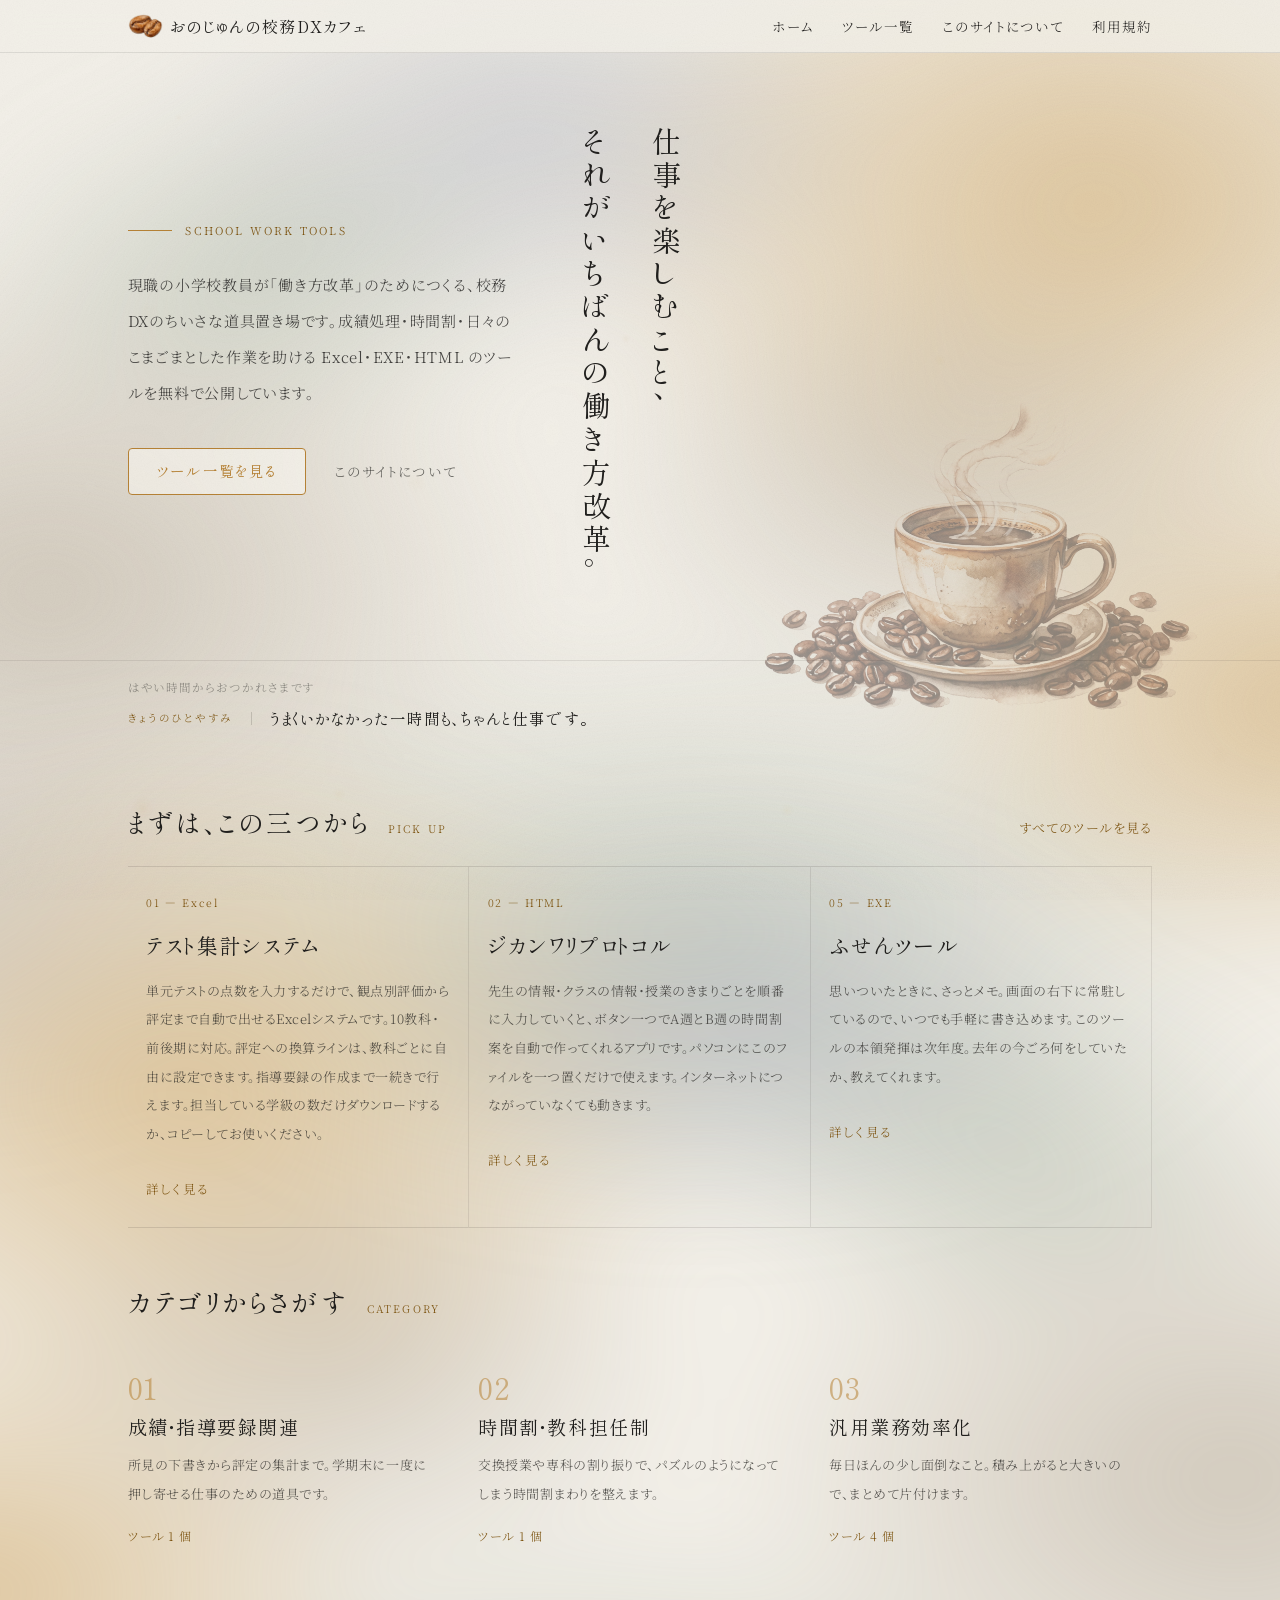
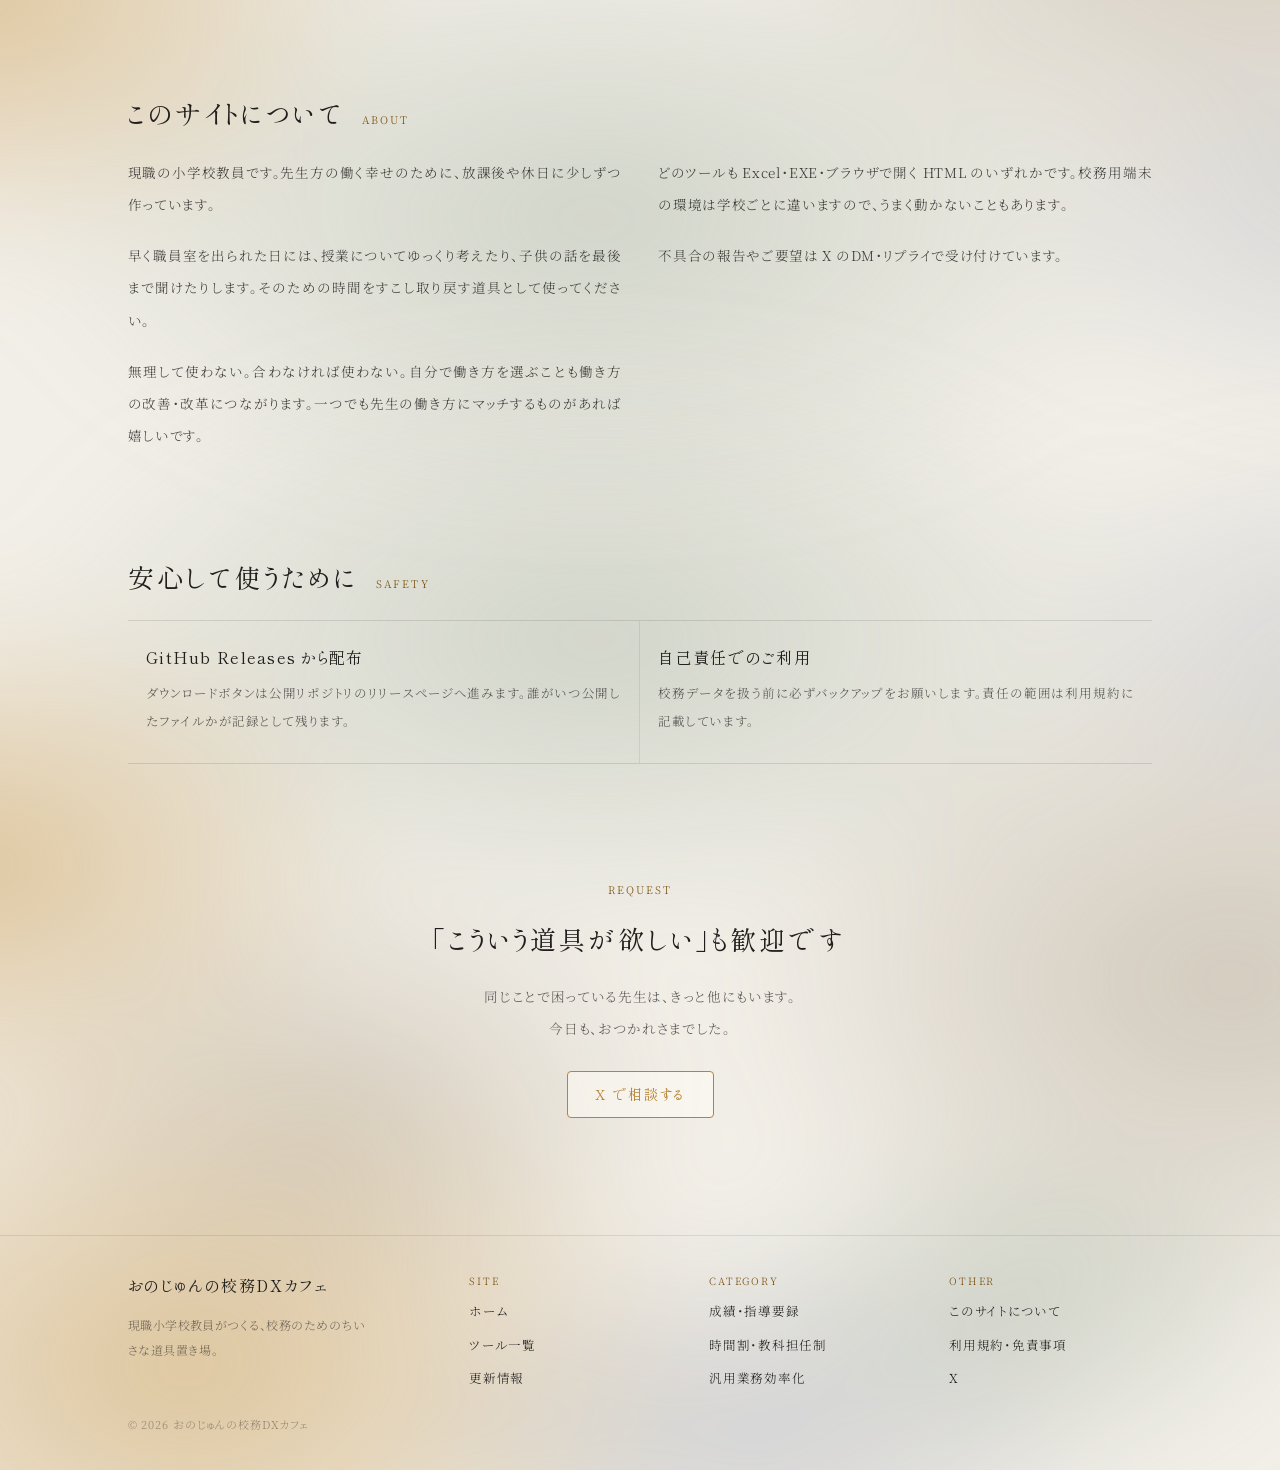
<file: docs/index.html>
<!DOCTYPE html>
<html lang="ja">
<head>
<!-- Google tag (gtag.js) -->
<script async src="https://www.googletagmanager.com/gtag/js?id=G-HGTY34KE5V"></script>
<script>
  window.dataLayer = window.dataLayer || [];
  function gtag(){dataLayer.push(arguments);}
  gtag('js', new Date());

  gtag('config', 'G-HGTY34KE5V');
</script>
<meta charset="utf-8">
<meta name="viewport" content="width=device-width, initial-scale=1">
<title>おのじゅんの校務DXカフェ</title>
<meta name="description" content="現職の小学校教員が「働き方改革」のためにつくる、校務DXのちいさな道具置き場です。成績処理・時間割・日々のこまごまとした作業を助ける Excel・EXE・HTML のツールを無料で公開しています。">
<link rel="canonical" href="https://koumu-dx-cafe.net/">
<link rel="icon" type="image/png" href="assets/favicon.png">
<link rel="stylesheet" href="assets/classical.css">
<link rel="preconnect" href="https://fonts.gstatic.com" crossorigin>
<link href="https://fonts.googleapis.com/css2?family=Shippori+Mincho:wght@400;500;600&family=Noto+Serif+JP:wght@300;400;500&display=swap" rel="stylesheet">
<link rel="stylesheet" href="assets/site.css">
</head>
<body>

<div class="page">

  <svg width="0" height="0" class="defs" aria-hidden="true">
    <defs>
      <filter id="paper">
        <feTurbulence type="fractalNoise" baseFrequency="0.9" numOctaves="4" seed="9"></feTurbulence>
        <feColorMatrix type="saturate" values="0"></feColorMatrix>
      </filter>
      <radialGradient id="gOchre"><stop offset="0%" stop-color="#c99a4e" stop-opacity=".5"></stop><stop offset="55%" stop-color="#c99a4e" stop-opacity=".22"></stop><stop offset="100%" stop-color="#c99a4e" stop-opacity="0"></stop></radialGradient>
      <radialGradient id="gSepia"><stop offset="0%" stop-color="#9a8a72" stop-opacity=".38"></stop><stop offset="60%" stop-color="#9a8a72" stop-opacity=".16"></stop><stop offset="100%" stop-color="#9a8a72" stop-opacity="0"></stop></radialGradient>
      <radialGradient id="gSage"><stop offset="0%" stop-color="#8fa08c" stop-opacity=".34"></stop><stop offset="60%" stop-color="#8fa08c" stop-opacity=".14"></stop><stop offset="100%" stop-color="#8fa08c" stop-opacity="0"></stop></radialGradient>
      <radialGradient id="gDusk"><stop offset="0%" stop-color="#8c93a8" stop-opacity=".32"></stop><stop offset="60%" stop-color="#8c93a8" stop-opacity=".13"></stop><stop offset="100%" stop-color="#8c93a8" stop-opacity="0"></stop></radialGradient>
    </defs>
  </svg>

  <div class="wc-bg" aria-hidden="true">
    <svg class="wc-tile" width="100%" viewBox="0 0 1440 900" preserveAspectRatio="xMidYMid slice">
      <g transform="translate(0,0)">
        <g data-depth="0.10">
          <ellipse cx="1120" cy="180" rx="470" ry="320" fill="url(#gOchre)"></ellipse>
          <ellipse cx="200" cy="520" rx="440" ry="300" fill="url(#gSepia)"></ellipse>
          <ellipse cx="760" cy="820" rx="520" ry="260" fill="url(#gSage)"></ellipse>
        </g>
        <g data-depth="0.22">
          <ellipse cx="620" cy="120" rx="330" ry="180" fill="url(#gDusk)"></ellipse>
          <ellipse cx="1300" cy="620" rx="360" ry="240" fill="url(#gOchre)"></ellipse>
          <ellipse cx="380" cy="240" rx="260" ry="160" fill="url(#gSage)"></ellipse>
        </g>
        <g data-depth="0.36" opacity=".75">
          <ellipse cx="980" cy="420" rx="300" ry="200" fill="url(#gSepia)"></ellipse>
          <ellipse cx="120" cy="820" rx="280" ry="180" fill="url(#gDusk)"></ellipse>
        </g>
      </g>
    </svg>
    <svg class="wc-tile" width="100%" viewBox="0 0 1440 900" preserveAspectRatio="xMidYMid slice">
      <g transform="translate(1440,-120) scale(-1,1)">
        <g data-depth="0.10">
          <ellipse cx="1120" cy="180" rx="470" ry="320" fill="url(#gOchre)"></ellipse>
          <ellipse cx="200" cy="520" rx="440" ry="300" fill="url(#gSepia)"></ellipse>
          <ellipse cx="760" cy="820" rx="520" ry="260" fill="url(#gSage)"></ellipse>
        </g>
        <g data-depth="0.22">
          <ellipse cx="620" cy="120" rx="330" ry="180" fill="url(#gDusk)"></ellipse>
          <ellipse cx="1300" cy="620" rx="360" ry="240" fill="url(#gOchre)"></ellipse>
          <ellipse cx="380" cy="240" rx="260" ry="160" fill="url(#gSage)"></ellipse>
        </g>
        <g data-depth="0.36" opacity=".75">
          <ellipse cx="980" cy="420" rx="300" ry="200" fill="url(#gSepia)"></ellipse>
          <ellipse cx="120" cy="820" rx="280" ry="180" fill="url(#gDusk)"></ellipse>
        </g>
      </g>
    </svg>
    <svg class="wc-tile" width="100%" viewBox="0 0 1440 900" preserveAspectRatio="xMidYMid slice">
      <g transform="translate(0,90) rotate(180,720,450)">
        <g data-depth="0.10">
          <ellipse cx="1120" cy="180" rx="470" ry="320" fill="url(#gOchre)"></ellipse>
          <ellipse cx="200" cy="520" rx="440" ry="300" fill="url(#gSepia)"></ellipse>
          <ellipse cx="760" cy="820" rx="520" ry="260" fill="url(#gSage)"></ellipse>
        </g>
        <g data-depth="0.22">
          <ellipse cx="620" cy="120" rx="330" ry="180" fill="url(#gDusk)"></ellipse>
          <ellipse cx="1300" cy="620" rx="360" ry="240" fill="url(#gOchre)"></ellipse>
          <ellipse cx="380" cy="240" rx="260" ry="160" fill="url(#gSage)"></ellipse>
        </g>
        <g data-depth="0.36" opacity=".75">
          <ellipse cx="980" cy="420" rx="300" ry="200" fill="url(#gSepia)"></ellipse>
          <ellipse cx="120" cy="820" rx="280" ry="180" fill="url(#gDusk)"></ellipse>
        </g>
      </g>
    </svg>
  </div>

  <canvas class="wc-particles" aria-hidden="true"></canvas>

  <div class="paper" aria-hidden="true">
    <svg width="100%" height="100%"><rect width="100%" height="100%" filter="url(#paper)"></rect></svg>
  </div>

  <header class="site-header">
    <div class="wrap">
      <a class="nav-brand" href="index.html">
        <img class="nav-brand-icon" src="assets/coffee-bean-icon.png" alt="" width="320" height="215">
        おのじゅんの校務DXカフェ
      </a>
      <nav class="site-nav">
        <a class="lnk" href="index.html">ホーム</a>
        <a class="lnk" href="tools.html">ツール一覧</a>
        <a class="lnk" href="#about">このサイトについて</a>
        <span class="lnk" data-howto="terms" role="button" tabindex="0">利用規約</span>
      </nav>
    </div>
  </header>

  <main>
    <section class="section-bleed">
      <img class="hero-coffee" src="assets/coffee.png" alt="" aria-hidden="true" width="880" height="657">
      <div class="wrap hero-grid">
        <div>
          <div class="hero-eyebrow">
            <span class="hero-rule"></span>
            <span>SCHOOL WORK TOOLS</span>
          </div>
          <p class="hero-lede">現職の小学校教員が「働き方改革」のためにつくる、校務DXのちいさな道具置き場です。成績処理・時間割・日々のこまごまとした作業を助ける Excel・EXE・HTML のツールを無料で公開しています。</p>
          <div class="hero-actions">
            <a class="btn btn-primary" href="tools.html">ツール一覧を見る</a>
            <a class="lnk" href="#about">このサイトについて</a>
          </div>
        </div>
        <h1 class="hero-tagline">仕事を楽しむこと、<br>それがいちばんの働き方改革。</h1>
      </div>
      <div class="rest-bar">
        <div class="wrap">
          <span class="rest-greeting" data-rest-greeting></span>
          <div class="rest-line">
            <span class="rest-label">きょうのひとやすみ</span>
            <span class="rest-sep"></span>
            <span class="rest-msg" data-rest-msg>コーヒーが冷めないうちに、ひと息どうぞ。</span>
          </div>
        </div>
      </div>
    </section>

    <section class="section wrap stack" data-reveal>
      <div class="sec-head sec-head-split">
        <div>
          <h2 class="sec-title">まずは、この三つから</h2>
          <span class="kicker">PICK UP</span>
        </div>
        <a class="lnk sec-more" href="tools.html">すべてのツールを見る</a>
      </div>
      <div class="pick-grid">
        <div class="pick-card">
          <div class="pick-meta tnum">01 — Excel</div>
          <h3>テスト集計システム</h3>
          <p>単元テストの点数を入力するだけで、観点別評価から評定まで自動で出せるExcelシステムです。10教科・前後期に対応。評定への換算ラインは、教科ごとに自由に設定できます。指導要録の作成まで一続きで行えます。担当している学級の数だけダウンロードするか、コピーしてお使いください。</p>
          <a class="lnk pick-more" href="tools.html">詳しく見る</a>
        </div>
        <div class="pick-card">
          <div class="pick-meta tnum">02 — HTML</div>
          <h3>ジカンワリプロトコル</h3>
          <p>先生の情報・クラスの情報・授業のきまりごとを順番に入力していくと、ボタン一つでA週とB週の時間割案を自動で作ってくれるアプリです。パソコンにこのファイルを一つ置くだけで使えます。インターネットにつながっていなくても動きます。</p>
          <a class="lnk pick-more" href="tools.html">詳しく見る</a>
        </div>
        <div class="pick-card">
          <div class="pick-meta tnum">05 — EXE</div>
          <h3>ふせんツール</h3>
          <p>思いついたときに、さっとメモ。画面の右下に常駐しているので、いつでも手軽に書き込めます。このツールの本領発揮は次年度。去年の今ごろ何をしていたか、教えてくれます。</p>
          <a class="lnk pick-more" href="tools.html">詳しく見る</a>
        </div>
      </div>
    </section>

    <section class="section wrap stack" data-reveal>
      <div class="sec-head">
        <h2 class="sec-title">カテゴリからさがす</h2>
        <span class="kicker">CATEGORY</span>
      </div>
      <div class="cat-grid">
        <a class="cat-card" href="tools.html">
          <div class="cat-num tnum">01</div>
          <h3>成績・指導要録関連</h3>
          <p>所見の下書きから評定の集計まで。学期末に一度に押し寄せる仕事のための道具です。</p>
          <div class="cat-count tnum">ツール 1 個</div>
        </a>
        <a class="cat-card" href="tools.html">
          <div class="cat-num tnum">02</div>
          <h3>時間割・教科担任制</h3>
          <p>交換授業や専科の割り振りで、パズルのようになってしまう時間割まわりを整えます。</p>
          <div class="cat-count tnum">ツール 1 個</div>
        </a>
        <a class="cat-card" href="tools.html">
          <div class="cat-num tnum">03</div>
          <h3>汎用業務効率化</h3>
          <p>毎日ほんの少し面倒なこと。積み上がると大きいので、まとめて片付けます。</p>
          <div class="cat-count tnum">ツール 4 個</div>
        </a>
      </div>
    </section>

    <section class="section-bleed about" id="about" data-reveal>
      <div class="wrap">
        <div class="sec-head">
          <h2 class="sec-title">このサイトについて</h2>
          <span class="kicker">ABOUT</span>
        </div>
        <div class="about-cols">
          <div>
            <p>現職の小学校教員です。先生方の働く幸せのために、放課後や休日に少しずつ作っています。</p>
            <p>早く職員室を出られた日には、授業についてゆっくり考えたり、子供の話を最後まで聞けたりします。そのための時間をすこし取り戻す道具として使ってください。</p>
            <p>無理して使わない。合わなければ使わない。自分で働き方を選ぶことも働き方の改善・改革につながります。一つでも先生の働き方にマッチするものがあれば嬉しいです。</p>
          </div>
          <div>
            <p>どのツールも Excel・EXE・ブラウザで開く HTML のいずれかです。校務用端末の環境は学校ごとに違いますので、うまく動かないこともあります。</p>
            <p>不具合の報告やご要望は X のDM・リプライで受け付けています。</p>
          </div>
        </div>
      </div>
    </section>

    <section class="section wrap safety" data-reveal>
      <div class="sec-head">
        <h2 class="sec-title">安心して使うために</h2>
        <span class="kicker">SAFETY</span>
      </div>
      <div class="safety-grid">
        <div>
          <h4>GitHub Releases から配布</h4>
          <p>ダウンロードボタンは公開リポジトリのリリースページへ進みます。誰がいつ公開したファイルかが記録として残ります。</p>
        </div>
        <!-- スキャン結果の掲載を休止しているため非表示。再開したら site.css の
             .safety-grid の grid-template-columns も repeat(3, 1fr) に戻す:
        <div>
          <h4>ウイルススキャン結果</h4>
          <p>自作の EXE は対策ソフトに誤検知されることがあります。各ツールのページに VirusTotal の結果へのリンクを掲載しています。</p>
        </div>
        -->
        <div>
          <h4>自己責任でのご利用</h4>
          <p>校務データを扱う前に必ずバックアップをお願いします。責任の範囲は利用規約に記載しています。</p>
        </div>
      </div>
    </section>

    <section class="section-bleed request" data-reveal>
      <div class="wrap">
        <span class="kicker">REQUEST</span>
        <h2>「こういう道具が欲しい」も歓迎です</h2>
        <p>同じことで困っている先生は、きっと他にもいます。<br>今日も、おつかれさまでした。</p>
        <a class="btn btn-primary" href="https://x.com/cabernetwikko" target="_blank" rel="noopener">X で相談する</a>
      </div>
    </section>
  </main>

  <footer class="site-footer">
    <div>
      <div class="wrap footer-grid">
        <div>
          <div class="footer-brand">おのじゅんの校務DXカフェ</div>
          <p>現職小学校教員がつくる、校務のためのちいさな道具置き場。</p>
        </div>
        <div class="footer-col">
          <div class="footer-col-head">SITE</div>
          <a class="lnk" href="index.html">ホーム</a>
          <a class="lnk" href="tools.html">ツール一覧</a>
          <span class="lnk" data-howto="changelog" role="button" tabindex="0">更新情報</span>
        </div>
        <div class="footer-col">
          <div class="footer-col-head">CATEGORY</div>
          <a class="lnk" href="tools.html">成績・指導要録</a>
          <a class="lnk" href="tools.html">時間割・教科担任制</a>
          <a class="lnk" href="tools.html">汎用業務効率化</a>
        </div>
        <div class="footer-col">
          <div class="footer-col-head">OTHER</div>
          <a class="lnk" href="#about">このサイトについて</a>
          <span class="lnk" data-howto="terms" role="button" tabindex="0">利用規約・免責事項</span>
          <a class="lnk" href="https://x.com/cabernetwikko" target="_blank" rel="noopener">X</a>
        </div>
      </div>
      <div class="wrap footer-legal tnum">© 2026 おのじゅんの校務DXカフェ</div>
    </div>
  </footer>

  <!-- 「使い方」等のダイアログ。中身は howto-* テンプレートから複製する -->
  <div class="dialog-backdrop" id="howto-dialog" hidden>
    <div class="dialog" role="dialog" aria-modal="true" aria-labelledby="howto-dialog-title">
      <div data-howto-content></div>
      <div class="dialog-actions">
        <button type="button" class="btn" data-howto-close>閉じる</button>
      </div>
    </div>
  </div>

  <template id="howto-terms">
    <h3 class="dialog-title">利用規約・免責事項</h3>
    <div class="dialog-body">
      <p>本サイトで配布しているツールは、現職の小学校教員が個人で開発したものです。すべて無料で、会員登録なしでご利用いただけます。</p>
      <p>ご利用は自己責任でお願いします。データを扱うツールは、作業前に必ずバックアップを取ってください。ツールの利用によって生じたいかなる損害についても、作成者は責任を負いかねます。</p>
      <p>校務用端末の環境は学校ごとに異なるため、正常に動作しない場合があります。あらかじめご了承ください。</p>
      <p>不具合のご報告や「こういう道具が欲しい」というご要望は、X のDM・リプライで受け付けています。</p>
      <p class="howto-note">※ 予告なくツールの内容やダウンロードURLを変更・終了する場合があります。</p>
    </div>
  </template>

  <template id="howto-changelog">
    <h3 class="dialog-title">更新情報</h3>
    <div class="dialog-body">
      <p><strong>2026-09-18</strong></p>
      <ul>
        <li>PDFパレットの不具合を修正しました(v1.0.10)</li>
      </ul>
      <p><strong>2026-09-16</strong></p>
      <ul>
        <li>PDFパレットの不具合を修正しました(v1.0.8)</li>
      </ul>
      <p><strong>2026-08-19</strong></p>
      <ul>
        <li>所見わりかんを公開しました</li>
        <li>ジカンワリプロトコルを公開しました</li>
        <li>フォルダツリーメーカーを公開しました</li>
        <li>スクリーンノートを公開しました</li>
        <li>利用規約・免責事項を追加しました</li>
      </ul>
      <p><strong>2026-08-18</strong></p>
      <ul>
        <li>テスト集計システムを公開しました</li>
        <li>各ツールに「使い方」を追加しました</li>
        <li>検索エンジンからサイトを見つけやすくしました</li>
      </ul>
      <p><strong>2026-08-17</strong></p>
      <ul>
        <li>PDFパレット・ふせんツールを公開しました</li>
        <li>「きょうのひとやすみ」をランダム表示にしました</li>
      </ul>
      <p><strong>2026-08-16</strong></p>
      <ul>
        <li>サイトを公開しました</li>
        <li>「きょうのひとやすみ」の語録を追加しました</li>
      </ul>
    </div>
  </template>
</div>

<script src="assets/site.js"></script>
</body>
</html>
</file>
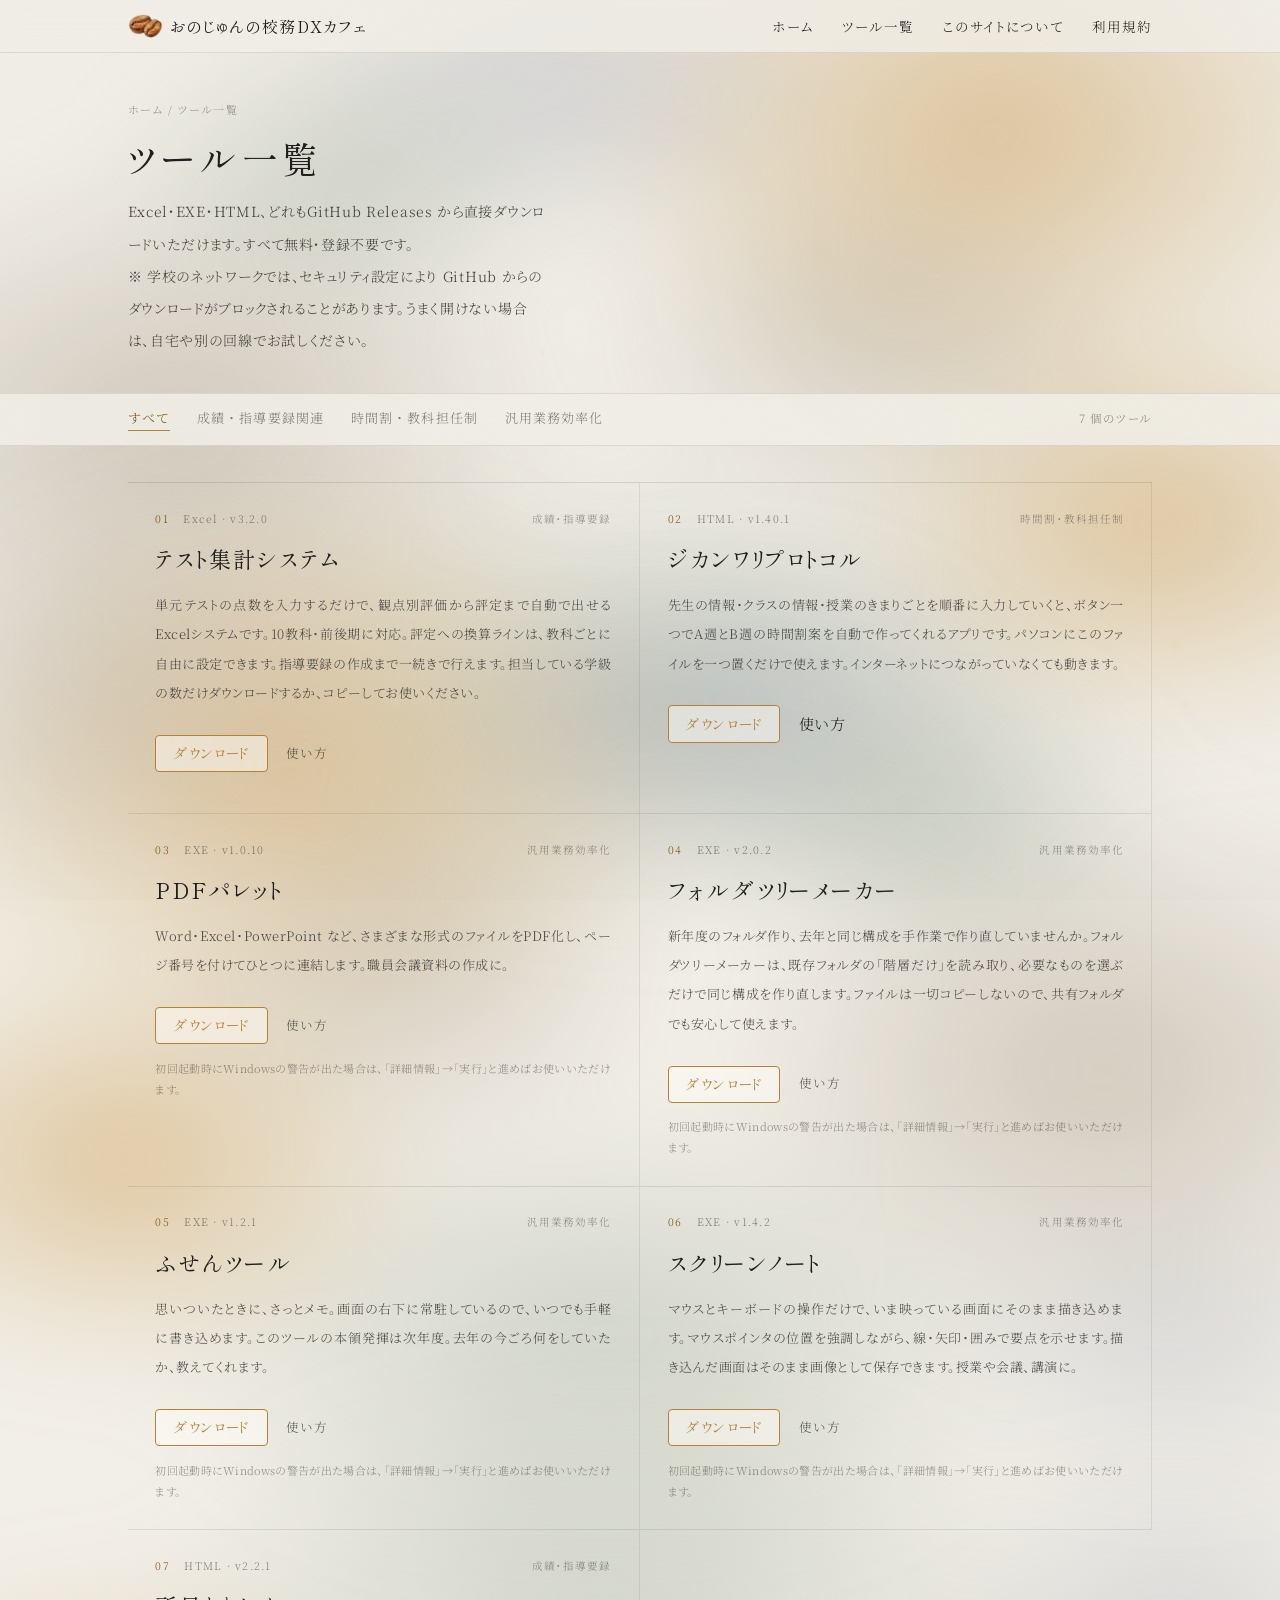
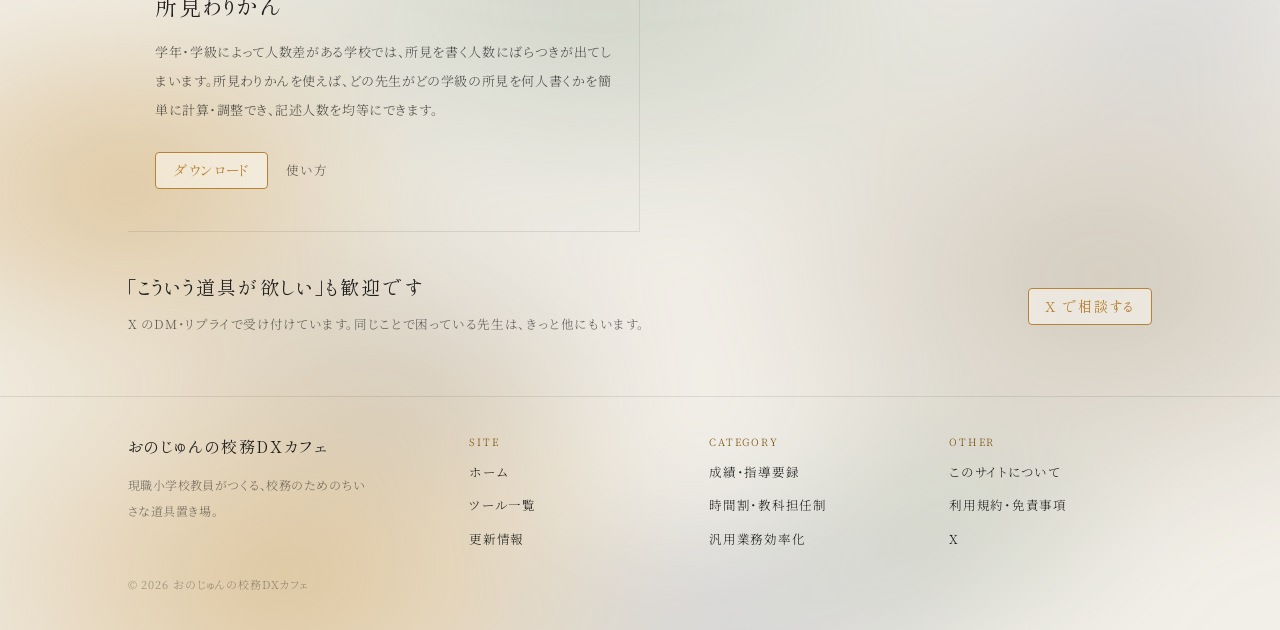
<file: docs/tools.html>
<!DOCTYPE html>
<html lang="ja">
<head>
<!-- Google tag (gtag.js) -->
<script async src="https://www.googletagmanager.com/gtag/js?id=G-HGTY34KE5V"></script>
<script>
  window.dataLayer = window.dataLayer || [];
  function gtag(){dataLayer.push(arguments);}
  gtag('js', new Date());

  gtag('config', 'G-HGTY34KE5V');
</script>
<meta charset="utf-8">
<meta name="viewport" content="width=device-width, initial-scale=1">
<title>ツール一覧 — おのじゅんの校務DXカフェ</title>
<meta name="description" content="Excel・EXE・HTML、どれもGitHub Releases から直接ダウンロードいただけます。すべて無料・登録不要です。">
<link rel="canonical" href="https://koumu-dx-cafe.net/tools.html">
<link rel="icon" type="image/png" href="assets/favicon.png">
<link rel="stylesheet" href="assets/classical.css">
<link rel="preconnect" href="https://fonts.gstatic.com" crossorigin>
<link href="https://fonts.googleapis.com/css2?family=Shippori+Mincho:wght@400;500;600&family=Noto+Serif+JP:wght@300;400;500&display=swap" rel="stylesheet">
<link rel="stylesheet" href="assets/site.css">
</head>
<body>

<div class="page">

  <svg width="0" height="0" class="defs" aria-hidden="true">
    <defs>
      <filter id="paper">
        <feTurbulence type="fractalNoise" baseFrequency="0.9" numOctaves="4" seed="9"></feTurbulence>
        <feColorMatrix type="saturate" values="0"></feColorMatrix>
      </filter>
      <radialGradient id="gOchre"><stop offset="0%" stop-color="#c99a4e" stop-opacity=".5"></stop><stop offset="55%" stop-color="#c99a4e" stop-opacity=".22"></stop><stop offset="100%" stop-color="#c99a4e" stop-opacity="0"></stop></radialGradient>
      <radialGradient id="gSepia"><stop offset="0%" stop-color="#9a8a72" stop-opacity=".38"></stop><stop offset="60%" stop-color="#9a8a72" stop-opacity=".16"></stop><stop offset="100%" stop-color="#9a8a72" stop-opacity="0"></stop></radialGradient>
      <radialGradient id="gSage"><stop offset="0%" stop-color="#8fa08c" stop-opacity=".34"></stop><stop offset="60%" stop-color="#8fa08c" stop-opacity=".14"></stop><stop offset="100%" stop-color="#8fa08c" stop-opacity="0"></stop></radialGradient>
      <radialGradient id="gDusk"><stop offset="0%" stop-color="#8c93a8" stop-opacity=".32"></stop><stop offset="60%" stop-color="#8c93a8" stop-opacity=".13"></stop><stop offset="100%" stop-color="#8c93a8" stop-opacity="0"></stop></radialGradient>
    </defs>
  </svg>

  <div class="wc-bg" aria-hidden="true">
    <svg class="wc-tile" width="100%" viewBox="0 0 1440 900" preserveAspectRatio="xMidYMid slice">
      <g transform="translate(0,0)">
        <g data-depth="0.10">
          <ellipse cx="1120" cy="180" rx="470" ry="320" fill="url(#gOchre)"></ellipse>
          <ellipse cx="200" cy="520" rx="440" ry="300" fill="url(#gSepia)"></ellipse>
          <ellipse cx="760" cy="820" rx="520" ry="260" fill="url(#gSage)"></ellipse>
        </g>
        <g data-depth="0.22">
          <ellipse cx="620" cy="120" rx="330" ry="180" fill="url(#gDusk)"></ellipse>
          <ellipse cx="1300" cy="620" rx="360" ry="240" fill="url(#gOchre)"></ellipse>
          <ellipse cx="380" cy="240" rx="260" ry="160" fill="url(#gSage)"></ellipse>
        </g>
        <g data-depth="0.36" opacity=".75">
          <ellipse cx="980" cy="420" rx="300" ry="200" fill="url(#gSepia)"></ellipse>
          <ellipse cx="120" cy="820" rx="280" ry="180" fill="url(#gDusk)"></ellipse>
        </g>
      </g>
    </svg>
    <svg class="wc-tile" width="100%" viewBox="0 0 1440 900" preserveAspectRatio="xMidYMid slice">
      <g transform="translate(1440,-120) scale(-1,1)">
        <g data-depth="0.10">
          <ellipse cx="1120" cy="180" rx="470" ry="320" fill="url(#gOchre)"></ellipse>
          <ellipse cx="200" cy="520" rx="440" ry="300" fill="url(#gSepia)"></ellipse>
          <ellipse cx="760" cy="820" rx="520" ry="260" fill="url(#gSage)"></ellipse>
        </g>
        <g data-depth="0.22">
          <ellipse cx="620" cy="120" rx="330" ry="180" fill="url(#gDusk)"></ellipse>
          <ellipse cx="1300" cy="620" rx="360" ry="240" fill="url(#gOchre)"></ellipse>
          <ellipse cx="380" cy="240" rx="260" ry="160" fill="url(#gSage)"></ellipse>
        </g>
        <g data-depth="0.36" opacity=".75">
          <ellipse cx="980" cy="420" rx="300" ry="200" fill="url(#gSepia)"></ellipse>
          <ellipse cx="120" cy="820" rx="280" ry="180" fill="url(#gDusk)"></ellipse>
        </g>
      </g>
    </svg>
    <svg class="wc-tile" width="100%" viewBox="0 0 1440 900" preserveAspectRatio="xMidYMid slice">
      <g transform="translate(0,90) rotate(180,720,450)">
        <g data-depth="0.10">
          <ellipse cx="1120" cy="180" rx="470" ry="320" fill="url(#gOchre)"></ellipse>
          <ellipse cx="200" cy="520" rx="440" ry="300" fill="url(#gSepia)"></ellipse>
          <ellipse cx="760" cy="820" rx="520" ry="260" fill="url(#gSage)"></ellipse>
        </g>
        <g data-depth="0.22">
          <ellipse cx="620" cy="120" rx="330" ry="180" fill="url(#gDusk)"></ellipse>
          <ellipse cx="1300" cy="620" rx="360" ry="240" fill="url(#gOchre)"></ellipse>
          <ellipse cx="380" cy="240" rx="260" ry="160" fill="url(#gSage)"></ellipse>
        </g>
        <g data-depth="0.36" opacity=".75">
          <ellipse cx="980" cy="420" rx="300" ry="200" fill="url(#gSepia)"></ellipse>
          <ellipse cx="120" cy="820" rx="280" ry="180" fill="url(#gDusk)"></ellipse>
        </g>
      </g>
    </svg>
  </div>

  <canvas class="wc-particles" aria-hidden="true"></canvas>

  <div class="paper" aria-hidden="true">
    <svg width="100%" height="100%"><rect width="100%" height="100%" filter="url(#paper)"></rect></svg>
  </div>

  <header class="site-header">
    <div class="wrap">
      <a class="nav-brand" href="index.html">
        <img class="nav-brand-icon" src="assets/coffee-bean-icon.png" alt="" width="320" height="215">
        おのじゅんの校務DXカフェ
      </a>
      <nav class="site-nav">
        <a class="lnk" href="index.html">ホーム</a>
        <a class="lnk" href="tools.html" aria-current="page">ツール一覧</a>
        <a class="lnk" href="index.html#about">このサイトについて</a>
        <span class="lnk" data-howto="terms" role="button" tabindex="0">利用規約</span>
      </nav>
    </div>
  </header>

  <main>
    <section class="section-bleed tools-hero">
      <div class="wrap">
        <div class="crumb">ホーム / ツール一覧</div>
        <h1>ツール一覧</h1>
        <p>Excel・EXE・HTML、どれもGitHub Releases から直接ダウンロードいただけます。すべて無料・登録不要です。</p>
        <p class="tool-note">※ 学校のネットワークでは、セキュリティ設定により GitHub からのダウンロードがブロックされることがあります。うまく開けない場合は、自宅や別の回線でお試しください。</p>
      </div>
    </section>

    <section class="filter-bar" data-filter-bar>
      <div class="wrap">
        <div class="filter-opts">
          <button type="button" class="filter-opt" data-filter="すべて" aria-pressed="true">すべて</button>
          <button type="button" class="filter-opt" data-filter="成績・指導要録関連" aria-pressed="false">成績・指導要録関連</button>
          <button type="button" class="filter-opt" data-filter="時間割・教科担任制" aria-pressed="false">時間割・教科担任制</button>
          <button type="button" class="filter-opt" data-filter="汎用業務効率化" aria-pressed="false">汎用業務効率化</button>
        </div>
        <div class="filter-count tnum" data-filter-count aria-live="polite">7 個のツール</div>
      </div>
    </section>

    <section class="section wrap tools-section">
      <div class="tools-grid">
        <div class="tool-card" data-cat="成績・指導要録">
          <div class="tool-meta">
            <span class="tool-num tnum">01</span>
            <span class="tool-kind">Excel · v3.2.0</span>
            <span class="tool-cat">成績・指導要録</span>
          </div>
          <h3>テスト集計システム</h3>
          <p>単元テストの点数を入力するだけで、観点別評価から評定まで自動で出せるExcelシステムです。10教科・前後期に対応。評定への換算ラインは、教科ごとに自由に設定できます。指導要録の作成まで一続きで行えます。担当している学級の数だけダウンロードするか、コピーしてお使いください。</p>
          <div class="tool-actions">
            <a class="btn btn-primary" href="https://github.com/cabernet96258/koumu-dx-cafe/releases/download/%E3%83%86%E3%82%B9%E3%83%88%E9%9B%86%E8%A8%88%E3%82%B7%E3%82%B9%E3%83%86%E3%83%A0/test_shukeisystem.ver.3.2.0.xlsm">ダウンロード</a>
            <span class="lnk tool-howto" data-howto="test-shukei" role="button" tabindex="0">使い方</span>
          </div>
        </div>

        <div class="tool-card" data-cat="時間割・教科担任制">
          <div class="tool-meta">
            <span class="tool-num tnum">02</span>
            <span class="tool-kind">HTML · v1.40.1</span>
            <span class="tool-cat">時間割・教科担任制</span>
          </div>
          <h3>ジカンワリプロトコル</h3>
          <p>先生の情報・クラスの情報・授業のきまりごとを順番に入力していくと、ボタン一つでA週とB週の時間割案を自動で作ってくれるアプリです。パソコンにこのファイルを一つ置くだけで使えます。インターネットにつながっていなくても動きます。</p>
          <div class="tool-actions">
            <a class="btn btn-primary" href="https://github.com/cabernet96258/koumu-dx-cafe/releases/download/%E3%82%B8%E3%82%AB%E3%83%B3%E3%83%AF%E3%83%AA%E3%83%97%E3%83%AD%E3%83%88%E3%82%B3%E3%83%AB/Jikanwari.Protocol.html">ダウンロード</a>
            <a class="lnk" href="https://github.com/cabernet96258/koumu-dx-cafe/releases/download/%E3%82%B8%E3%82%AB%E3%83%B3%E3%83%AF%E3%83%AA%E3%83%97%E3%83%AD%E3%83%88%E3%82%B3%E3%83%AB/JikanwariProtocol_manual.pdf" target="_blank" rel="noopener">使い方</a>
          </div>
        </div>

        <div class="tool-card" data-cat="汎用業務効率化">
          <div class="tool-meta">
            <span class="tool-num tnum">03</span>
            <span class="tool-kind">EXE · v1.0.10</span>
            <span class="tool-cat">汎用業務効率化</span>
          </div>
          <h3>PDFパレット</h3>
          <p>Word・Excel・PowerPoint など、さまざまな形式のファイルをPDF化し、ページ番号を付けてひとつに連結します。職員会議資料の作成に。</p>
          <div class="tool-actions">
            <a class="btn btn-primary" href="https://github.com/cabernet96258/koumu-dx-cafe/releases/download/PDF%E3%83%91%E3%83%AC%E3%83%83%E3%83%88/PDF_Pallet_setup_v1.0.10.exe">ダウンロード</a>
            <span class="lnk tool-howto">使い方</span>
            <!-- TODO: v1.0.8 のVirusTotalスキャン結果 URL に差し替え(公開まで非表示)
            <a class="lnk tool-scan" href="#">スキャン結果</a>
            -->
          </div>
          <div class="tool-note">初回起動時にWindowsの警告が出た場合は、「詳細情報」→「実行」と進めばお使いいただけます。</div>
        </div>

        <div class="tool-card" data-cat="汎用業務効率化">
          <div class="tool-meta">
            <span class="tool-num tnum">04</span>
            <span class="tool-kind">EXE · v2.0.2</span>
            <span class="tool-cat">汎用業務効率化</span>
          </div>
          <h3>フォルダツリーメーカー</h3>
          <p>新年度のフォルダ作り、去年と同じ構成を手作業で作り直していませんか。フォルダツリーメーカーは、既存フォルダの「階層だけ」を読み取り、必要なものを選ぶだけで同じ構成を作り直します。ファイルは一切コピーしないので、共有フォルダでも安心して使えます。</p>
          <div class="tool-actions">
            <a class="btn btn-primary" href="https://github.com/cabernet96258/koumu-dx-cafe/releases/download/%E3%83%95%E3%82%A9%E3%83%AB%E3%83%80%E3%83%84%E3%83%AA%E3%83%BC%E3%83%A1%E3%83%BC%E3%82%AB%E3%83%BC/FoldertreeMaker_setup_v2.0.2.exe">ダウンロード</a>
            <span class="lnk tool-howto" data-howto="foldertree" role="button" tabindex="0">使い方</span>
            <!-- TODO: VirusTotal のスキャン結果 URL に差し替え(公開まで非表示)
            <a class="lnk tool-scan" href="#">スキャン結果</a>
            -->
          </div>
          <div class="tool-note">初回起動時にWindowsの警告が出た場合は、「詳細情報」→「実行」と進めばお使いいただけます。</div>
        </div>

        <div class="tool-card" data-cat="汎用業務効率化">
          <div class="tool-meta">
            <span class="tool-num tnum">05</span>
            <span class="tool-kind">EXE · v1.2.1</span>
            <span class="tool-cat">汎用業務効率化</span>
          </div>
          <h3>ふせんツール</h3>
          <p>思いついたときに、さっとメモ。画面の右下に常駐しているので、いつでも手軽に書き込めます。このツールの本領発揮は次年度。去年の今ごろ何をしていたか、教えてくれます。</p>
          <div class="tool-actions">
            <a class="btn btn-primary" href="https://github.com/cabernet96258/koumu-dx-cafe/releases/download/%E3%81%B5%E3%81%9B%E3%82%93%E3%83%84%E3%83%BC%E3%83%AB/fusenTool_setup_v1.2.1.exe">ダウンロード</a>
            <span class="lnk tool-howto">使い方</span>
            <!-- 誤検知報告が完了するまで非表示。報告後の再スキャン結果に差し替えて復活:
            <a class="lnk tool-scan" href="https://www.virustotal.com/gui/file/0f32d681221e8d2b1eca49d3a0a16b08bf8072ba7b5d0f743a763192795921af">スキャン結果</a>
            -->
          </div>
          <div class="tool-note">初回起動時にWindowsの警告が出た場合は、「詳細情報」→「実行」と進めばお使いいただけます。</div>
        </div>

        <div class="tool-card" data-cat="汎用業務効率化">
          <div class="tool-meta">
            <span class="tool-num tnum">06</span>
            <span class="tool-kind">EXE · v1.4.2</span>
            <span class="tool-cat">汎用業務効率化</span>
          </div>
          <h3>スクリーンノート</h3>
          <p>マウスとキーボードの操作だけで、いま映っている画面にそのまま描き込めます。マウスポインタの位置を強調しながら、線・矢印・囲みで要点を示せます。描き込んだ画面はそのまま画像として保存できます。授業や会議、講演に。</p>
          <div class="tool-actions">
            <a class="btn btn-primary" href="https://github.com/cabernet96258/koumu-dx-cafe/releases/download/%E3%82%B9%E3%82%AF%E3%83%AA%E3%83%BC%E3%83%B3%E3%83%8E%E3%83%BC%E3%83%88/ScreenNote_setup_v1.4.2.exe">ダウンロード</a>
            <span class="lnk tool-howto" data-howto="screennote" role="button" tabindex="0">使い方</span>
            <!-- TODO: VirusTotal のスキャン結果 URL に差し替え(公開まで非表示)
            <a class="lnk tool-scan" href="#">スキャン結果</a>
            -->
          </div>
          <div class="tool-note">初回起動時にWindowsの警告が出た場合は、「詳細情報」→「実行」と進めばお使いいただけます。</div>
        </div>

        <div class="tool-card" data-cat="成績・指導要録">
          <div class="tool-meta">
            <span class="tool-num tnum">07</span>
            <span class="tool-kind">HTML · v2.2.1</span>
            <span class="tool-cat">成績・指導要録</span>
          </div>
          <h3>所見わりかん</h3>
          <p>学年・学級によって人数差がある学校では、所見を書く人数にばらつきが出てしまいます。所見わりかんを使えば、どの先生がどの学級の所見を何人書くかを簡単に計算・調整でき、記述人数を均等にできます。</p>
          <div class="tool-actions">
            <a class="btn btn-primary" href="https://github.com/cabernet96258/koumu-dx-cafe/releases/download/%E6%89%80%E8%A6%8B%E3%82%8F%E3%82%8A%E3%81%8B%E3%82%93/shoken_warikan.html">ダウンロード</a>
            <span class="lnk tool-howto" data-howto="shoken-warikan" role="button" tabindex="0">使い方</span>
          </div>
        </div>
      </div>
    </section>

    <section class="section wrap tools-cta">
      <div>
        <h3>「こういう道具が欲しい」も歓迎です</h3>
        <p>X のDM・リプライで受け付けています。同じことで困っている先生は、きっと他にもいます。</p>
      </div>
      <a class="btn btn-primary" href="https://x.com/cabernetwikko" target="_blank" rel="noopener">X で相談する</a>
    </section>
  </main>

  <footer class="site-footer">
    <div>
      <div class="wrap footer-grid">
        <div>
          <div class="footer-brand">おのじゅんの校務DXカフェ</div>
          <p>現職小学校教員がつくる、校務のためのちいさな道具置き場。</p>
        </div>
        <div class="footer-col">
          <div class="footer-col-head">SITE</div>
          <a class="lnk" href="index.html">ホーム</a>
          <a class="lnk" href="tools.html">ツール一覧</a>
          <span class="lnk" data-howto="changelog" role="button" tabindex="0">更新情報</span>
        </div>
        <div class="footer-col">
          <div class="footer-col-head">CATEGORY</div>
          <a class="lnk" href="tools.html">成績・指導要録</a>
          <a class="lnk" href="tools.html">時間割・教科担任制</a>
          <a class="lnk" href="tools.html">汎用業務効率化</a>
        </div>
        <div class="footer-col">
          <div class="footer-col-head">OTHER</div>
          <a class="lnk" href="index.html#about">このサイトについて</a>
          <span class="lnk" data-howto="terms" role="button" tabindex="0">利用規約・免責事項</span>
          <a class="lnk" href="https://x.com/cabernetwikko" target="_blank" rel="noopener">X</a>
        </div>
      </div>
      <div class="wrap footer-legal tnum">© 2026 おのじゅんの校務DXカフェ</div>
    </div>
  </footer>

  <!-- 「使い方」ダイアログ。中身は各ツールの howto-* テンプレートから複製する -->
  <div class="dialog-backdrop" id="howto-dialog" hidden>
    <div class="dialog" role="dialog" aria-modal="true" aria-labelledby="howto-dialog-title">
      <div data-howto-content></div>
      <div class="dialog-actions">
        <button type="button" class="btn" data-howto-close>閉じる</button>
      </div>
    </div>
  </div>

  <template id="howto-shoken-warikan">
    <h3 class="dialog-title">所見わりかんの使い方</h3>
    <div class="dialog-body">
      <p>実際の作業順に並べています。</p>

      <p><strong>準備（最初に1回）</strong></p>
      <ul>
        <li>エクスプローラーからファイルをダブルクリックして開く。インターネットは不要、インストールも不要です</li>
        <li>右上に「令和◯年度」を入力する。保存ファイルの名前になります</li>
      </ul>

      <p><strong>① 学級と教員</strong></p>
      <ul>
        <li>学年ごとの学級数を入れる（例: 3年に2学級なら「3年 = 2」）。特別支援学級は「特別支援」の欄へ</li>
        <li>各学級の児童数と担任を入れる。特支の児童は特支学級だけに数え、交流学級の人数には含めません</li>
        <li>「＋ 教員を追加」で、担任外の教員を足す。所見を書く人だけを登録します（養護教諭など書かない人は入れない）</li>
        <li>重みは全員1.0のまま始める。「教頭は軽く、教務は重く」などは、職員会議で決めてから動かします</li>
        <li>「担任は自学級から最低◯人」は、担任が自分のクラスの子を最低何人書くかの下限。初期値は3人</li>
      </ul>

      <p><strong>② 担当（学級×教科）</strong></p>
      <ul>
        <li>持ち時間表を見ながら、教員1人ずつ「＋ 担当を追加」で、自学級以外の担当を足す</li>
        <li>まず学級を選ぶと、その学年にある教科だけがボタンで並ぶ。担当する教科を押す（複数可）</li>
        <li>同じ学級で音楽と図工の両方を持つなら、1行で両方を押す。結果は「合わせて◯人」と出ます</li>
        <li>下のマトリックスは検算用。空の列（誰も入っていない学級）や空の行（担当のない教員）がないか目で確認します</li>
      </ul>

      <p><strong>③ 係数</strong></p>
      <ul>
        <li>触らなくても動きます。全教科1.0が初期値です</li>
        <li>「書写は書きにくい」など教科の重みを変えたいときだけ、係数を動かす。担任（自学級）＝1.0が基準</li>
        <li>「少人数算数」のような持ち方は、「＋ 教科を追加」で別に作る（標準の「算数」で代用しない）</li>
      </ul>

      <p><strong>④ 結果</strong></p>
      <ul>
        <li>「計算する」を押す。上に児童数・教員数・平均・最大差、その下に教員別・学級別の表が出ます</li>
        <li>教員別の「平均との差」バー: 青が左に伸びれば平均より少ない、赤が右なら多い</li>
        <li>学級別の人数は、そのまま手で書き換えられる。合計が児童数と合わないと赤で警告が出ます</li>
        <li>数字を直したあとで「再計算」を押すと、手動の変更は消えます（確認が出ます）</li>
        <li>「印刷」で、教員別と学級別の分担表が出る。どの児童を誰が書くかは、この紙を見ながら担任が決めます</li>
      </ul>

      <p><strong>保存について</strong></p>
      <ul>
        <li>入力は自動保存され、右上に「自動保存しました ◯◯:◯◯」と出る。閉じても次に開くと続きから再開できます</li>
        <li>ただし自動保存はこのPC限定。区切りがついたら必ず「保存」でファイルに落とす。ファイルサーバに置けば、翌年そのファイルを読み込んで異動した人だけ直せます</li>
      </ul>
    </div>
  </template>

  <template id="howto-test-shukei">
    <h3 class="dialog-title">マクロが有効にならないときは</h3>
    <div class="dialog-body">
      <p>ダウンロードしたファイルは、Windowsのセキュリティ機能により、はじめはマクロがブロックされた状態になっています。次の手順で解除してからお使いください。</p>
      <ol>
        <li>ダウンロードしたファイルを右クリックして「プロパティ」を開く</li>
        <li>「全般」タブの一番下、「セキュリティ」欄にある「許可する」にチェックを入れる</li>
        <li>「OK」を押してからファイルを開く</li>
      </ol>
      <img class="howto-img" src="assets/howto/test-shukei-security.jpg" alt="ファイルのプロパティ画面。全般タブ下部のセキュリティ欄にある「許可する」にチェックを入れている様子">
      <p class="howto-note">※ この操作はお使いのPCに保存したファイルの制限を解除するだけです。ファイルの中身が変わることはないので、安心して行ってください。</p>
    </div>
  </template>

  <template id="howto-foldertree">
    <h3 class="dialog-title">フォルダツリーメーカーの使い方</h3>
    <div class="dialog-body">
      <ol>
        <li><strong>元にするフォルダを選ぶ</strong><br>「フォルダを選ぶ」を押して、お手本にしたいフォルダを指定します。中の階層が一覧に表示されます。</li>
        <li><strong>作る場所と名前を決める</strong><br>どこに、どんな名前で作るかを指定します。作成先のパスが画面に表示されるので、実行する前に確認できます。</li>
        <li><strong>必要なフォルダを選ぶ</strong><br>一覧をクリックしてチェックします。</li>
        <li><strong>「フォルダを作成する」を押す</strong><br>選んだフォルダだけが作られます。中のファイルはコピーされません。</li>
      </ol>
    </div>
  </template>

  <template id="howto-screennote">
    <h3 class="dialog-title">スクリーンノートの使い方</h3>
    <div class="dialog-body">
      <p>起動すると画面に常駐し、ショートカットキーで描画のオン・オフを切り替えながら、画面の好きな場所に直接描き込めます。</p>
      <ul>
        <li><strong>[F2]</strong>：描画開始 / 終了</li>
        <li><strong>[Esc]</strong>：描画終了</li>
        <li><strong>左ドラッグ</strong>：フリーハンドで描画</li>
        <li><strong>ダブルクリック</strong>：矢印を追加</li>
        <li><strong>Ctrl+ドラッグ</strong>：矢印を好きな向きに</li>
        <li><strong>Shift+ドラッグ</strong>：四角で囲む</li>
        <li><strong>Alt+ドラッグ</strong>：半透明マーカーを引く</li>
        <li><strong>右クリック</strong>：すべて消去</li>
        <li><strong>[Ctrl+Z]</strong>：直前の描画を取り消し</li>
        <li><strong>[Ctrl+C]</strong>：注釈ごとコピー</li>
        <li><strong>[Ctrl+S]</strong>：注釈ごと画像で保存</li>
        <li><strong>[1]〜[8]</strong>：描画色を切り替え</li>
        <li><strong>[ [ ] / [ ] ]</strong>：線を細く／太く</li>
      </ul>
      <p class="howto-note">※ 描画色はアプリ画面の8色から選ぶほか、#RRGGBB を直接指定することもできます。</p>
    </div>
  </template>

  <template id="howto-terms">
    <h3 class="dialog-title">利用規約・免責事項</h3>
    <div class="dialog-body">
      <p>本サイトで配布しているツールは、現職の小学校教員が個人で開発したものです。すべて無料で、会員登録なしでご利用いただけます。</p>
      <p>ご利用は自己責任でお願いします。データを扱うツールは、作業前に必ずバックアップを取ってください。ツールの利用によって生じたいかなる損害についても、作成者は責任を負いかねます。</p>
      <p>校務用端末の環境は学校ごとに異なるため、正常に動作しない場合があります。あらかじめご了承ください。</p>
      <p>不具合のご報告や「こういう道具が欲しい」というご要望は、X のDM・リプライで受け付けています。</p>
      <p class="howto-note">※ 予告なくツールの内容やダウンロードURLを変更・終了する場合があります。</p>
    </div>
  </template>

  <!-- サイトに目に見える更新(ツール公開、機能追加など)があったら、ここと
       index.html の同名テンプレートに追記する。UIの微調整や文言の誤字
       修正など軽微なものは載せなくてよい。 -->
  <template id="howto-changelog">
    <h3 class="dialog-title">更新情報</h3>
    <div class="dialog-body">
      <p><strong>2026-09-18</strong></p>
      <ul>
        <li>PDFパレットの不具合を修正しました(v1.0.10)</li>
      </ul>
      <p><strong>2026-09-16</strong></p>
      <ul>
        <li>PDFパレットの不具合を修正しました(v1.0.8)</li>
      </ul>
      <p><strong>2026-08-19</strong></p>
      <ul>
        <li>所見わりかんを公開しました</li>
        <li>ジカンワリプロトコルを公開しました</li>
        <li>フォルダツリーメーカーを公開しました</li>
        <li>スクリーンノートを公開しました</li>
        <li>利用規約・免責事項を追加しました</li>
      </ul>
      <p><strong>2026-08-18</strong></p>
      <ul>
        <li>テスト集計システムを公開しました</li>
        <li>各ツールに「使い方」を追加しました</li>
        <li>検索エンジンからサイトを見つけやすくしました</li>
      </ul>
      <p><strong>2026-08-17</strong></p>
      <ul>
        <li>PDFパレット・ふせんツールを公開しました</li>
        <li>「きょうのひとやすみ」をランダム表示にしました</li>
      </ul>
      <p><strong>2026-08-16</strong></p>
      <ul>
        <li>サイトを公開しました</li>
        <li>「きょうのひとやすみ」の語録を追加しました</li>
      </ul>
    </div>
  </template>
</div>

<script src="assets/site.js"></script>
</body>
</html>
</file>
<file: docs/assets/classical.css>
/* Classical — design-system tokens and component classes. This file is the source of truth for the system's look; retune it here and see readme.md. */
@import url('https://fonts.googleapis.com/css2?family=Cormorant+Garamond:wght@400;600&family=Lora:wght@400;600&display=swap');

:root {
  --color-bg: #f3f2f2;
  --color-surface: #eae9e9;
  --color-text: #201f1d;
  --color-accent: #b68235;
  --color-accent-2: #ac803e;
  --color-divider: color-mix(in srgb, #201f1d 16%, transparent);

  /* Tonal ramps — generated in OKLCH on one shared lightness scale, so the
     same step of any role matches the others in visual value. */
  --color-neutral-100: #f8f4f4;
  --color-neutral-200: #eae7e7;
  --color-neutral-300: #d7d3d3;
  --color-neutral-400: #bab6b6;
  --color-neutral-500: #9b9797;
  --color-neutral-600: #7d7979;
  --color-neutral-700: #605d5d;
  --color-neutral-800: #444141;
  --color-neutral-900: #2d2b2b;

  --color-accent-100: #fff3e4;
  --color-accent-200: #ffe3bf;
  --color-accent-300: #facb8d;
  --color-accent-400: #e1ad66;
  --color-accent-500: #c28d41;
  --color-accent-600: #a06f24;
  --color-accent-700: #7d5411;
  --color-accent-800: #5a3b0a;
  --color-accent-900: #3a270d;

  --color-accent-2-100: #fff3e4;
  --color-accent-2-200: #ffe3be;
  --color-accent-2-300: #f5cd96;
  --color-accent-2-400: #dbaf70;
  --color-accent-2-500: #bc8f4e;
  --color-accent-2-600: #9b7232;
  --color-accent-2-700: #79561f;
  --color-accent-2-800: #573d14;
  --color-accent-2-900: #382810;

  --font-heading: "Cormorant Garamond", system-ui, sans-serif;
  --font-heading-weight: 600; /* review round 3: bold retired — semibold is the
     interface headings' ceiling (they need the weight at small sizes); display
     text goes lighter still, to the normal cut (see the deck) */
  --font-body: "Lora", system-ui, sans-serif;

  --space-1: 4.6px;
  --space-2: 9.2px;
  --space-3: 13.8px;
  --space-4: 18.4px;
  --space-6: 27.6px;
  --space-8: 36.8px;

  --radius-sm: 2px;
  --radius-md: 4px;
  --radius-lg: 7px;

  /* Elevation — derived from the ground: soft ink-tinted shadows on a
     light theme, a hairline edge + ambient darkness on a dark one. */
  --shadow-sm: 0 1px 2px color-mix(in srgb, #2d2b2b 14%, transparent);
  --shadow-md: 0 3px 10px color-mix(in srgb, #2d2b2b 16%, transparent);
  --shadow-lg: 0 12px 32px color-mix(in srgb, #2d2b2b 22%, transparent);
}

body {
  background: var(--color-bg);
  color: var(--color-text);
  font-family: var(--font-body);
}
h1, h2, h3, h4 { font-family: var(--font-heading); font-weight: var(--font-heading-weight); }

.plate{filter:sepia(0.22) saturate(0.82) contrast(1.05);box-sizing:border-box;
  border:6px solid var(--color-surface);outline:1px solid var(--color-divider)}

/* ══════════════════════════════════════════════════════════════════════════
   Components — built with the tokens above. Plain CSS
   on plain HTML: no JavaScript, no build step. Each class is documented in
   readme.md and demonstrated in foundations/ and components/.
   ══════════════════════════════════════════════════════════════════════ */

*, *::before, *::after { box-sizing: border-box; }
body { margin: 0; font-size: 15px; line-height: 1.55; font-weight: 400; }
h1, h2, h3, h4, h5, h6 {
  font-family: var(--font-heading); font-weight: var(--font-heading-weight);
  line-height: 1.12; letter-spacing: -0.015em; margin: 0 0 var(--space-2);
}
h1 { font-size: 42px; }
h2 { font-size: 32px; }
h3 { font-size: 25px; }
h4 { font-size: 20px; }
h5 { font-size: 16px; }
h6 { font-size: 13px; }
h6 { letter-spacing: 0.08em; text-transform: uppercase; }
p { margin: 0 0 var(--space-3); }
a { color: var(--color-accent); text-underline-offset: 3px; }
img { display: block; max-width: 100%; }
figure { margin: 0; }
figcaption {
  font-size: 11px; margin-top: var(--space-1);
  color: color-mix(in srgb, var(--color-text) 55%, transparent);
}
.text-muted { color: color-mix(in srgb, var(--color-text) 55%, transparent); }
:focus { outline: none; }
:focus-visible { outline: 2px solid var(--color-accent); outline-offset: 2px; }
::selection { background: color-mix(in srgb, var(--color-accent) 30%, transparent); }

/* — rules — */
.hr {
  height: 1px; border: 0; margin: var(--space-4) 0;
  background: var(--color-divider);
}

/* — buttons — */
.btn {
  display: inline-flex; align-items: center; justify-content: center; gap: 6px;
  cursor: pointer; text-decoration: none;
  font-family: var(--font-heading); font-weight: var(--font-heading-weight);
  font-size: 14px; line-height: 1.2; color: var(--color-text); /* matches the .input's 14px —
     the pair sits side by side in sign-up rows */
  background: transparent; border: 1px solid transparent;
  padding: var(--space-2) calc(var(--space-3) * 1.2);
  border-radius: var(--radius-md);
}
.btn svg { display: block; }
.btn:disabled { opacity: 0.45; cursor: not-allowed; }
.btn-primary { color: var(--color-accent); border-color: var(--color-accent); }
.btn-primary:hover { background: color-mix(in srgb, var(--color-accent) 12%, transparent); }
.btn-primary:active { background: color-mix(in srgb, var(--color-accent) 22%, transparent); }
.btn-secondary { border-color: var(--color-divider); }
.btn-secondary:hover { background: color-mix(in srgb, var(--color-text) 7%, transparent); }
.btn-secondary:active { background: color-mix(in srgb, var(--color-text) 14%, transparent); }
.btn-ghost { color: var(--color-accent); padding-inline: var(--space-1); }
.btn-ghost:hover { background: color-mix(in srgb, var(--color-accent) 10%, transparent); }
.btn-ghost:active { background: color-mix(in srgb, var(--color-accent) 18%, transparent); }
.btn-icon { width: 36px; height: 36px; padding: 0; }
.btn-block { width: 100%; margin-top: var(--space-2); }

/* — forms — */
.field > label {
  display: block; font-size: 12px; margin-bottom: 5px;
  color: color-mix(in srgb, var(--color-text) 70%, transparent);
}
.input {
  width: 100%; min-height: 36px; padding: 6px 10px; font: inherit;
  font-size: 14px; color: var(--color-text); caret-color: var(--color-accent);
  background: transparent;
  border: 1px solid var(--color-divider); border-radius: var(--radius-md);
}
.input:hover { border-color: color-mix(in srgb, var(--color-text) 45%, transparent); }
.input:focus-visible { border-color: var(--color-accent); outline-offset: 0; }
textarea.input { min-height: 90px; resize: vertical; }
.radio { display: inline-flex; align-items: center; gap: 8px; cursor: pointer; font-size: 14px; }
.radio input, .seg-opt input {
  position: absolute; opacity: 0; width: 0; height: 0; pointer-events: none;
}
.radio .dot {
  width: 16px; height: 16px; flex: none; border-radius: 50%;
  border: 1.5px solid var(--color-divider);
}
.radio:hover .dot { border-color: var(--color-accent); }
.radio input:checked + .dot {
  border-color: var(--color-accent); background: var(--color-accent);
  box-shadow: inset 0 0 0 4px var(--color-bg);
}
.radio input:focus-visible + .dot { outline: 2px solid var(--color-accent); outline-offset: 2px; }
.seg {
  display: inline-flex; overflow: hidden;
  border: 1px solid var(--color-divider); border-radius: var(--radius-md);
}
.seg-opt {
  display: inline-flex; align-items: center; gap: 6px;
  padding: 7px 12px; font-size: 13px; cursor: pointer;
}
.seg-opt + .seg-opt { border-left: 1px solid var(--color-divider); }
.seg-opt:has(input:checked) { color: var(--color-accent); box-shadow: inset 0 0 0 1px var(--color-accent); }
.seg-opt:not(:has(input:checked)):hover { background: color-mix(in srgb, var(--color-text) 7%, transparent); }
.seg-opt:has(input:focus-visible) { outline: 2px solid var(--color-accent); outline-offset: -2px; }

/* — cards — */
.card {
  display: flex; flex-direction: column; gap: var(--space-2);
  padding: var(--space-3); border-radius: var(--radius-md); background: transparent; border: 1px solid var(--color-divider);
}
.card-kicker { font-size: 10px; letter-spacing: 0.1em; text-transform: uppercase; color: var(--color-accent); }
.card-title {
  font-family: var(--font-heading); font-weight: var(--font-heading-weight);
  font-size: 17px; line-height: 1.2;
}
.card-body { margin: 0; font-size: 13px; opacity: 0.8; flex: 1; }
.card-meta {
  display: flex; align-items: center; gap: 6px; font-size: 11px;
  color: color-mix(in srgb, var(--color-text) 50%, transparent);
}
.elev-sm { box-shadow: var(--shadow-sm); }
.elev-md { box-shadow: var(--shadow-md); }
.elev-lg { box-shadow: var(--shadow-lg); }

/* — tags — */
.tag {
  display: inline-flex; align-items: center; font-size: 11px;
  letter-spacing: 0.02em; padding: 3px 10px;
  border-radius: calc(var(--radius-md) * 0.75);
}
.tag-accent { background: var(--color-accent-100); color: var(--color-accent-800); }
.tag-accent-2 { background: var(--color-accent-2-100); color: var(--color-accent-2-800); }
.tag-neutral { background: var(--color-neutral-100); color: var(--color-neutral-800); }
.tag-outline { border: 1px solid var(--color-accent); color: var(--color-accent); }

/* — navigation — */
.nav {
  display: flex; align-items: center; gap: var(--space-4);
  padding: var(--space-3) var(--space-4);
  border-bottom: 1px solid var(--color-divider);
}
.nav-brand {
  font-family: var(--font-heading); font-weight: var(--font-heading-weight);
  font-size: 18px; margin-right: auto;
}
.nav a { color: inherit; text-decoration: none; font-size: 14px; }
.nav a:hover, .nav a[aria-current='page'] { color: var(--color-accent); }

/* — tables — */
.table { width: 100%; border-collapse: collapse; font-size: 14px; }
.table th {
  text-align: left; font-size: 11px; letter-spacing: 0.08em; text-transform: uppercase;
  color: color-mix(in srgb, var(--color-text) 60%, transparent);
  padding: var(--space-2); border-bottom: 1px solid var(--color-divider);
}
.table td {
  padding: var(--space-2);
  border-bottom: 1px solid var(--color-divider);
}
.table tbody tr:hover { background: color-mix(in srgb, var(--color-text) 4%, transparent); }

/* — dialog — */
.dialog-backdrop {
  position: fixed; inset: 0; display: grid; place-items: center;
  padding: var(--space-4);
  background: color-mix(in srgb, var(--color-neutral-900) 50%, transparent);
}
.dialog {
  width: min(440px, 100%); display: flex; flex-direction: column; gap: var(--space-3);
  padding: var(--space-4); border-radius: var(--radius-lg);
  background: var(--color-surface); box-shadow: var(--shadow-lg); border: 1px solid var(--color-divider);
}
.dialog-title {
  font-family: var(--font-heading); font-weight: var(--font-heading-weight);
  font-size: 20px;
}
.dialog-body { font-size: 14px; opacity: 0.85; }
.dialog-actions { display: flex; justify-content: flex-end; gap: var(--space-2); margin-top: var(--space-2); }
</file>
<file: docs/assets/site.css>
/* おのじゅんの校務DXカフェ — site layer over the Classical design system. */

html { scroll-behavior: smooth; }

body {
  margin: 0;
  font-family: "Noto Serif JP", var(--font-body);
  font-weight: 300;
  font-feature-settings: "palt" 1;
  letter-spacing: .04em;
  color: var(--color-text);
  background: #f2efe8;
  position: relative;
}

h1, h2, h3, h4, .card-title, .nav-brand, .btn {
  font-family: "Shippori Mincho", var(--font-heading);
  font-weight: 400;
}

a:hover { color: var(--color-accent-600); }

.btn, .seg-opt, .tag, .nav-brand, nav .lnk { white-space: nowrap; }

.btn-primary { background: rgba(255, 253, 248, .5); }

/* Underline that wipes in from the left on hover. */
.lnk {
  cursor: pointer;
  position: relative;
  color: inherit;
  text-decoration: none;
}
.lnk::after {
  content: "";
  position: absolute;
  left: 0; right: 100%; bottom: -4px;
  height: 1px;
  background: var(--color-accent);
  transition: right .5s cubic-bezier(.22, .7, .2, 1);
}
.lnk:hover::after { right: 0; }

.tnum { font-variant-numeric: tabular-nums; }

/* ── watercolour ground ─────────────────────────────────────────────────── */

@keyframes om-rule { from { transform: scaleX(0); } to { transform: scaleX(1); } }
@keyframes om-tile {
  0%, 100% { transform: translate3d(0, 0, 0); }
  50%      { transform: translate3d(-1.4%, 1%, 0); }
}

@media (prefers-reduced-motion: reduce) { * { animation: none !important; } }

.defs { position: absolute; }

.page {
  position: relative;
  min-width: 1120px;
  background: #f2efe8;
  overflow: hidden;
}

/* Tiles stack to the full document height so the wash scrolls with the page. */
.wc-bg {
  position: absolute;
  top: 0; left: 0;
  width: 100%; height: 100%;
  overflow: hidden;
  z-index: 0;
  pointer-events: none;
  display: flex;
  flex-direction: column;
}
.wc-tile {
  flex: 1 1 0;
  min-height: 0;
  display: block;
  overflow: visible;
  animation: om-tile 72s ease-in-out infinite;
  /* A plain CSS blur, not an SVG <feTurbulence>/<feDisplacementMap> filter:
     iOS Safari frequently fails to paint that filter chain when it sits on
     a <g> inside an animated/transformed SVG, leaving the wash invisible
     there while it renders fine elsewhere. CSS blur has none of that risk. */
  filter: blur(48px);
}

.wc-particles {
  position: fixed;
  inset: 0;
  width: 100%; height: 100%;
  z-index: 3;
  pointer-events: none;
}

.paper {
  position: fixed;
  inset: 0;
  z-index: 60;
  pointer-events: none;
  opacity: .055;
  mix-blend-mode: multiply;
}

/* ── shared layout ──────────────────────────────────────────────────────── */

.wrap {
  max-width: 1080px;
  margin: 0 auto;
  padding-left: var(--space-6);
  padding-right: var(--space-6);
}

.section { position: relative; }
.section-bleed { position: relative; overflow: hidden; }

.kicker {
  font-size: 10.5px;
  letter-spacing: .2em;
  color: var(--color-accent-700);
}

.sec-head {
  display: flex;
  align-items: baseline;
  gap: var(--space-4);
  margin-bottom: var(--space-6);
}
.sec-head-split {
  justify-content: space-between;
  gap: var(--space-6);
}
.sec-head-split > div {
  display: flex;
  align-items: baseline;
  gap: var(--space-4);
}
.sec-title {
  font-size: 26px;
  letter-spacing: .12em;
  margin: 0;
}

main { position: relative; z-index: 1; }

/* ── header ─────────────────────────────────────────────────────────────── */

.site-header {
  position: sticky;
  top: 0;
  z-index: 50;
  background: rgba(242, 239, 232, .82);
  backdrop-filter: blur(12px);
  border-bottom: 1px solid color-mix(in srgb, var(--color-text) 10%, transparent);
}
.site-header .wrap {
  padding-top: var(--space-3);
  padding-bottom: var(--space-3);
  display: flex;
  align-items: center;
  gap: var(--space-6);
}
.nav-brand {
  display: flex;
  align-items: center;
  gap: 7px;
  margin-right: auto;
  font-size: 16px;
  letter-spacing: .08em;
  color: inherit;
  text-decoration: none;
}
.nav-brand svg { flex: none; }
.nav-brand-icon {
  flex: none;
  height: 24px;
  width: auto;
}
.site-nav {
  display: flex;
  align-items: center;
  gap: var(--space-6);
  font-size: 13.5px;
  letter-spacing: .08em;
}

/* ── hero ───────────────────────────────────────────────────────────────── */

.hero-coffee {
  position: absolute;
  right: 6%;
  bottom: 36px;
  width: 440px;
  /* The width/height attributes reserve the ratio; height must stay derived
     from it, or the attribute's height wins and stretches the picture. */
  height: auto;
  pointer-events: none;
  opacity: .42;
  mix-blend-mode: multiply;
  z-index: 0;
}
.hero-grid {
  position: relative;
  padding-top: calc(var(--space-8) * 2);
  padding-bottom: calc(var(--space-8) * 1.9);
  display: grid;
  grid-template-columns: auto auto 1fr;
  gap: calc(var(--space-8) * 1.2);
  align-items: center;
}
.hero-eyebrow {
  display: flex;
  align-items: center;
  gap: var(--space-3);
  margin-bottom: var(--space-6);
}
.hero-rule {
  width: 44px;
  height: 1px;
  background: var(--color-accent);
  display: block;
  transform-origin: left;
  animation: om-rule 1.6s cubic-bezier(.22, .7, .2, 1) both;
}
.hero-eyebrow span:last-child {
  font-size: 11px;
  letter-spacing: .2em;
  color: var(--color-accent-700);
  white-space: nowrap;
}
.hero-lede {
  font-size: 15px;
  line-height: 2.4;
  letter-spacing: .05em;
  max-width: 26em;
  margin: 0 0 var(--space-8);
  color: color-mix(in srgb, var(--color-text) 82%, transparent);
}
.hero-actions {
  display: flex;
  align-items: center;
  gap: var(--space-6);
}
.hero-actions .btn {
  font-size: 14.5px;
  padding: var(--space-3) var(--space-6);
  letter-spacing: .1em;
}
.hero-actions .lnk {
  font-size: 13.5px;
  letter-spacing: .08em;
  white-space: nowrap;
  color: color-mix(in srgb, var(--color-text) 70%, transparent);
}
.hero-tagline {
  writing-mode: vertical-rl;
  font-size: 29px;
  line-height: 2.4;
  letter-spacing: .14em;
  margin: 0 0 0 auto;
  margin-right: 64px;
  font-weight: 400;
  /* Floor from the mockup; grows so the second line's 「。」 is not clipped. */
  min-height: 430px;
  white-space: nowrap;
}

/* ── きょうのひとやすみ ─────────────────────────────────────────────────── */

.rest-bar {
  position: relative;
  border-top: 1px solid color-mix(in srgb, var(--color-text) 9%, transparent);
}
.rest-bar .wrap {
  padding-top: var(--space-4);
  padding-bottom: var(--space-4);
  display: flex;
  flex-direction: column;
  align-items: flex-start;
  gap: var(--space-2);
}
.rest-line {
  display: flex;
  align-items: center;
  gap: var(--space-4);
  width: 100%;
}
.rest-label {
  font-size: 10.5px;
  letter-spacing: .18em;
  color: var(--color-accent-700);
  flex: none;
  white-space: nowrap;
}
.rest-sep {
  width: 1px;
  height: 13px;
  background: color-mix(in srgb, var(--color-text) 16%, transparent);
  flex: none;
  display: block;
}
.rest-msg {
  font-family: "Shippori Mincho", var(--font-heading);
  font-size: 15.5px;
  letter-spacing: .06em;
  flex: 1;
  min-width: 0;
  white-space: nowrap;
  overflow: hidden;
  text-overflow: ellipsis;
  transition: opacity .8s ease;
}
.rest-greeting {
  font-size: 11.5px;
  letter-spacing: .08em;
  color: color-mix(in srgb, var(--color-text) 45%, transparent);
  white-space: nowrap;
}

/* ── pick up ────────────────────────────────────────────────────────────── */

.stack {
  padding-top: calc(var(--space-8) * 1.6);
}
.pick-grid {
  display: grid;
  grid-template-columns: repeat(3, 1fr);
  gap: 0;
  border-top: 1px solid color-mix(in srgb, var(--color-text) 12%, transparent);
}
.pick-card {
  position: relative;
  overflow: hidden;
  padding: var(--space-6) var(--space-4);
  border-right: 1px solid color-mix(in srgb, var(--color-text) 9%, transparent);
  border-bottom: 1px solid color-mix(in srgb, var(--color-text) 12%, transparent);
}
.pick-meta {
  font-size: 10.5px;
  letter-spacing: .16em;
  color: var(--color-accent-700);
  margin-bottom: var(--space-4);
}
.pick-card h3 {
  font-size: 21px;
  letter-spacing: .08em;
  margin: 0 0 var(--space-3);
  line-height: 1.6;
}
.pick-card p {
  font-size: 13px;
  line-height: 2.2;
  letter-spacing: .04em;
  margin: 0 0 var(--space-6);
  color: color-mix(in srgb, var(--color-text) 74%, transparent);
}
.pick-more,
.sec-more {
  font-size: 12.5px;
  letter-spacing: .08em;
  color: var(--color-accent-700);
}
.sec-more { font-size: 13px; }

/* ── category ───────────────────────────────────────────────────────────── */

.cat-grid {
  display: grid;
  grid-template-columns: repeat(3, 1fr);
  gap: var(--space-6);
}
.cat-card {
  position: relative;
  overflow: hidden;
  display: block;
  color: inherit;
  text-decoration: none;
  padding: var(--space-6) var(--space-4) var(--space-6) 0;
}
.cat-num {
  font-family: "Shippori Mincho", var(--font-heading);
  font-size: 30px;
  color: var(--color-accent);
  opacity: .55;
  line-height: 1;
  margin-bottom: var(--space-3);
}
.cat-card h3 {
  font-size: 19px;
  letter-spacing: .08em;
  margin: 0 0 var(--space-3);
  white-space: nowrap;
}
.cat-card p {
  font-size: 13px;
  line-height: 2.2;
  letter-spacing: .04em;
  margin: 0 0 var(--space-4);
  color: color-mix(in srgb, var(--color-text) 74%, transparent);
}
.cat-count {
  font-size: 12px;
  letter-spacing: .08em;
  color: var(--color-accent-700);
}

/* ── about ──────────────────────────────────────────────────────────────── */

.about {
  margin-top: calc(var(--space-8) * 1.8);
}
.about .wrap {
  position: relative;
  padding-top: calc(var(--space-8) * 1.6);
  padding-bottom: calc(var(--space-8) * 1.6);
}
.about-grid {
  display: grid;
  grid-template-columns: .72fr 1.28fr;
  gap: calc(var(--space-8) * 1.2);
}
.about-motto {
  font-family: "Shippori Mincho", var(--font-heading);
  font-size: 20px;
  line-height: 2.2;
  letter-spacing: .1em;
  margin: 0 0 var(--space-4);
}
.about-rule {
  width: 36px;
  height: 1px;
  background: var(--color-accent);
  display: block;
}
.about-cols {
  display: grid;
  grid-template-columns: 1fr 1fr;
  gap: var(--space-8);
  font-size: 13.5px;
  line-height: 2.4;
  letter-spacing: .05em;
  text-align: justify;
  color: color-mix(in srgb, var(--color-text) 84%, transparent);
}
.about-cols p { margin: 0 0 var(--space-4); }
.about-cols p:last-child { margin: 0; }

/* ── safety ─────────────────────────────────────────────────────────────── */

.safety { padding-top: calc(var(--space-8) * 1.4); }
.safety-grid {
  display: grid;
  /* ウイルススキャン結果の項目を index.html 側で一時的に非表示にしている
     間は2列。再表示するときは repeat(3, 1fr) に戻す。 */
  grid-template-columns: repeat(2, 1fr);
  gap: 0;
  border-top: 1px solid color-mix(in srgb, var(--color-text) 12%, transparent);
  border-bottom: 1px solid color-mix(in srgb, var(--color-text) 12%, transparent);
}
.safety-grid > div {
  padding: var(--space-6) var(--space-4);
}
.safety-grid > div:not(:last-child) {
  border-right: 1px solid color-mix(in srgb, var(--color-text) 9%, transparent);
}
.safety-grid h4 {
  font-size: 16px;
  letter-spacing: .08em;
  margin: 0 0 var(--space-3);
}
.safety-grid p {
  font-size: 12.5px;
  line-height: 2.2;
  letter-spacing: .04em;
  margin: 0;
  text-align: justify;
  color: color-mix(in srgb, var(--color-text) 72%, transparent);
}

/* ── request ────────────────────────────────────────────────────────────── */

.request { margin-top: calc(var(--space-8) * 1.6); }
.request .wrap {
  position: relative;
  padding-top: calc(var(--space-8) * 1.6);
  padding-bottom: calc(var(--space-8) * 1.6);
  text-align: center;
}
.request .kicker {
  display: block;
  margin-bottom: var(--space-4);
}
.request h2 {
  font-size: 26px;
  letter-spacing: .12em;
  margin: 0 0 var(--space-4);
  line-height: 1.8;
}
.request p {
  font-size: 13.5px;
  line-height: 2.3;
  letter-spacing: .05em;
  margin: 0 0 var(--space-6);
  color: color-mix(in srgb, var(--color-text) 72%, transparent);
}
.request .btn {
  padding: var(--space-3) var(--space-6);
  letter-spacing: .1em;
}

/* ── tools page ─────────────────────────────────────────────────────────── */

.tools-hero .wrap {
  position: relative;
  padding-top: calc(var(--space-8) * 1.3);
  padding-bottom: var(--space-8);
}
.crumb {
  font-size: 11px;
  letter-spacing: .14em;
  color: color-mix(in srgb, var(--color-text) 45%, transparent);
  margin-bottom: var(--space-4);
}
.tools-hero h1 {
  font-size: 36px;
  letter-spacing: .12em;
  margin: 0 0 var(--space-4);
}
.tools-hero p {
  font-size: 14px;
  line-height: 2.3;
  letter-spacing: .05em;
  max-width: 30em;
  margin: 0;
  color: color-mix(in srgb, var(--color-text) 80%, transparent);
}

.filter-bar {
  position: sticky;
  top: 53px;
  z-index: 40;
  background: rgba(242, 239, 232, .88);
  backdrop-filter: blur(12px);
  border-top: 1px solid color-mix(in srgb, var(--color-text) 10%, transparent);
  border-bottom: 1px solid color-mix(in srgb, var(--color-text) 10%, transparent);
}
.filter-bar .wrap {
  padding-top: var(--space-3);
  padding-bottom: var(--space-3);
  display: flex;
  align-items: center;
  justify-content: space-between;
  gap: var(--space-4);
}
.filter-opts {
  display: flex;
  align-items: center;
  gap: var(--space-6);
}
.filter-opt {
  cursor: pointer;
  font-size: 13px;
  letter-spacing: .08em;
  padding: 0 0 3px;
  font-family: inherit;
  font-weight: inherit;
  background: none;
  border: 0;
  border-bottom: 1px solid transparent;
  color: color-mix(in srgb, var(--color-text) 55%, transparent);
  transition: color .3s ease, border-color .3s ease;
}
.filter-opt[aria-pressed="true"] {
  color: var(--color-accent-700);
  border-bottom-color: var(--color-accent);
}
.filter-count {
  font-size: 11.5px;
  letter-spacing: .08em;
  color: color-mix(in srgb, var(--color-text) 50%, transparent);
}

.tools-section { padding-top: var(--space-8); }
.tools-grid {
  display: grid;
  grid-template-columns: 1fr 1fr;
  gap: 0;
  border-top: 1px solid color-mix(in srgb, var(--color-text) 12%, transparent);
}
.tool-card {
  position: relative;
  overflow: hidden;
  padding: var(--space-6);
  border-bottom: 1px solid color-mix(in srgb, var(--color-text) 10%, transparent);
  border-right: 1px solid color-mix(in srgb, var(--color-text) 8%, transparent);
}
.tool-card[hidden] { display: none; }
.tool-meta {
  display: flex;
  align-items: baseline;
  gap: var(--space-3);
  margin-bottom: var(--space-3);
}
.tool-num {
  font-size: 10.5px;
  letter-spacing: .16em;
  color: var(--color-accent-700);
}
.tool-kind {
  font-size: 10.5px;
  letter-spacing: .12em;
  color: color-mix(in srgb, var(--color-text) 50%, transparent);
}
.tool-cat {
  margin-left: auto;
  font-size: 10.5px;
  letter-spacing: .1em;
  color: color-mix(in srgb, var(--color-text) 45%, transparent);
}
.tool-card h3 {
  font-size: 22px;
  letter-spacing: .09em;
  margin: 0 0 var(--space-3);
  line-height: 1.6;
}
.tool-card > p {
  font-size: 13px;
  line-height: 2.25;
  letter-spacing: .04em;
  margin: 0 0 var(--space-6);
  text-align: justify;
  color: color-mix(in srgb, var(--color-text) 76%, transparent);
}
.tool-actions {
  display: flex;
  align-items: center;
  gap: var(--space-4);
  flex-wrap: wrap;
  margin-bottom: var(--space-3);
}
.tool-actions .btn { letter-spacing: .08em; }
.tool-howto {
  font-size: 12.5px;
  letter-spacing: .08em;
  color: color-mix(in srgb, var(--color-text) 70%, transparent);
}
[data-howto] { cursor: pointer; }
.tool-howto[data-howto]:hover { color: var(--color-accent-700); }

/* — 使い方ダイアログ — */
/* classical.css の .dialog-backdrop に z-index の指定がなく、.site-header(50)や
   .paper(60)より下に沈んでしまうため、ここで最前面になるよう明示する。 */
.dialog-backdrop { z-index: 100; }
.dialog-backdrop[hidden] { display: none; }
/* 使い方ダイアログはスクリーンショットが縦長で、低い画面だと本文ごと
   ビューポートからはみ出すため、ダイアログ自体をスクロール可能にする。 */
.dialog-backdrop .dialog {
  max-height: calc(100vh - var(--space-4) * 2);
  overflow-y: auto;
}
.dialog-body .howto-img {
  display: block;
  max-width: 100%;
  margin: var(--space-3) 0;
  border: 1px solid var(--color-divider);
  border-radius: var(--radius-md);
}
.dialog-body ol, .dialog-body ul { margin: var(--space-2) 0; padding-left: 1.3em; }
.dialog-body li { margin-bottom: 4px; }
.dialog-body .howto-note { font-size: 12.5px; opacity: .75; }
.tool-scan {
  font-size: 12.5px;
  letter-spacing: .08em;
  color: var(--color-accent-700);
}
.tool-note {
  font-size: 11px;
  line-height: 1.9;
  letter-spacing: .03em;
  color: color-mix(in srgb, var(--color-text) 45%, transparent);
}

.tools-cta {
  padding-top: calc(var(--space-8) * 1.2);
  display: flex;
  align-items: center;
  justify-content: space-between;
  gap: var(--space-8);
}
.tools-cta h3 {
  font-size: 19px;
  letter-spacing: .1em;
  margin: 0 0 var(--space-3);
}
.tools-cta p {
  font-size: 12.5px;
  line-height: 2.1;
  letter-spacing: .05em;
  margin: 0;
  color: color-mix(in srgb, var(--color-text) 68%, transparent);
}
.tools-cta .btn {
  flex: none;
  letter-spacing: .1em;
}

/* ── footer ─────────────────────────────────────────────────────────────── */

.site-footer {
  position: relative;
  z-index: 1;
  overflow: hidden;
  margin-top: calc(var(--space-8) * 1.6);
}
.site-footer > div {
  position: relative;
  border-top: 1px solid color-mix(in srgb, var(--color-text) 10%, transparent);
}
.footer-grid {
  padding-top: var(--space-8);
  padding-bottom: var(--space-6);
  display: grid;
  grid-template-columns: 1.5fr 1fr 1fr 1fr;
  gap: var(--space-8);
}
.footer-brand {
  font-family: "Shippori Mincho", var(--font-heading);
  font-size: 16px;
  letter-spacing: .1em;
  margin-bottom: var(--space-3);
}
.footer-grid > div > p {
  font-size: 12px;
  line-height: 2.1;
  letter-spacing: .04em;
  margin: 0;
  max-width: 20em;
  color: color-mix(in srgb, var(--color-text) 58%, transparent);
}
.footer-col {
  display: flex;
  flex-direction: column;
  gap: var(--space-3);
  font-size: 12.5px;
  letter-spacing: .06em;
}
.footer-col-head {
  font-size: 10px;
  letter-spacing: .18em;
  color: var(--color-accent-700);
}
.footer-legal {
  padding-top: 0;
  padding-bottom: var(--space-8);
  font-size: 11px;
  letter-spacing: .08em;
  color: color-mix(in srgb, var(--color-text) 40%, transparent);
}

/* ── narrow viewports ───────────────────────────────────────────────────────
   The prototype is desktop-only (min-width 1120px). This block keeps the same
   design readable on tablets and phones; delete it to go back to fixed width. */

@media (max-width: 1119px) {
  .page { min-width: 0; }
  .hero-grid {
    grid-template-columns: 1fr;
    gap: var(--space-8);
    padding-top: calc(var(--space-8) * 1.4);
    padding-bottom: calc(var(--space-8) * 1.4);
  }
  .hero-coffee { width: 300px; right: 0; bottom: 0; opacity: .3; }
  .hero-tagline {
    writing-mode: horizontal-tb;
    min-height: 0;
    margin: 0;
    font-size: 24px;
    line-height: 2;
    white-space: normal;
  }
  .about-grid, .about-cols { grid-template-columns: 1fr; }
  .about-grid { gap: var(--space-8); }
}

@media (max-width: 860px) {
  .pick-grid, .cat-grid, .safety-grid, .tools-grid { grid-template-columns: 1fr; }
  .safety-grid > div:not(:last-child) { border-right: 0; }
  .footer-grid { grid-template-columns: 1fr 1fr; }
}

@media (max-width: 620px) {
  .site-header .wrap { flex-wrap: wrap; gap: var(--space-3); }
  .site-nav { gap: var(--space-4); font-size: 12.5px; }
  .filter-bar { position: static; }
  .filter-bar .wrap { flex-wrap: wrap; }
  .filter-opts { flex-wrap: wrap; gap: var(--space-4); }
  .tools-cta { flex-direction: column; align-items: flex-start; gap: var(--space-6); }
  .footer-grid { grid-template-columns: 1fr; gap: var(--space-6); }
  .hero-tagline { font-size: 21px; }
  .hero-coffee { width: 220px; opacity: .22; }
  .tools-hero h1 { font-size: 30px; }
  .sec-title { font-size: 22px; }
  .sec-head-split { flex-direction: column; align-items: flex-start; gap: var(--space-3); }
  /* The message can wrap to several lines on a narrow screen; site.js measures
     the tallest RESTS entry and locks .rest-msg's min-height to it, so the
     8-second rotation never changes the bar's height and shifts the page. */
  .rest-line { flex-wrap: wrap; row-gap: var(--space-2); }
  .rest-sep { display: none; }
  .rest-msg {
    flex-basis: 100%;
    white-space: normal;
    line-height: 1.9;
  }
}
</file>
